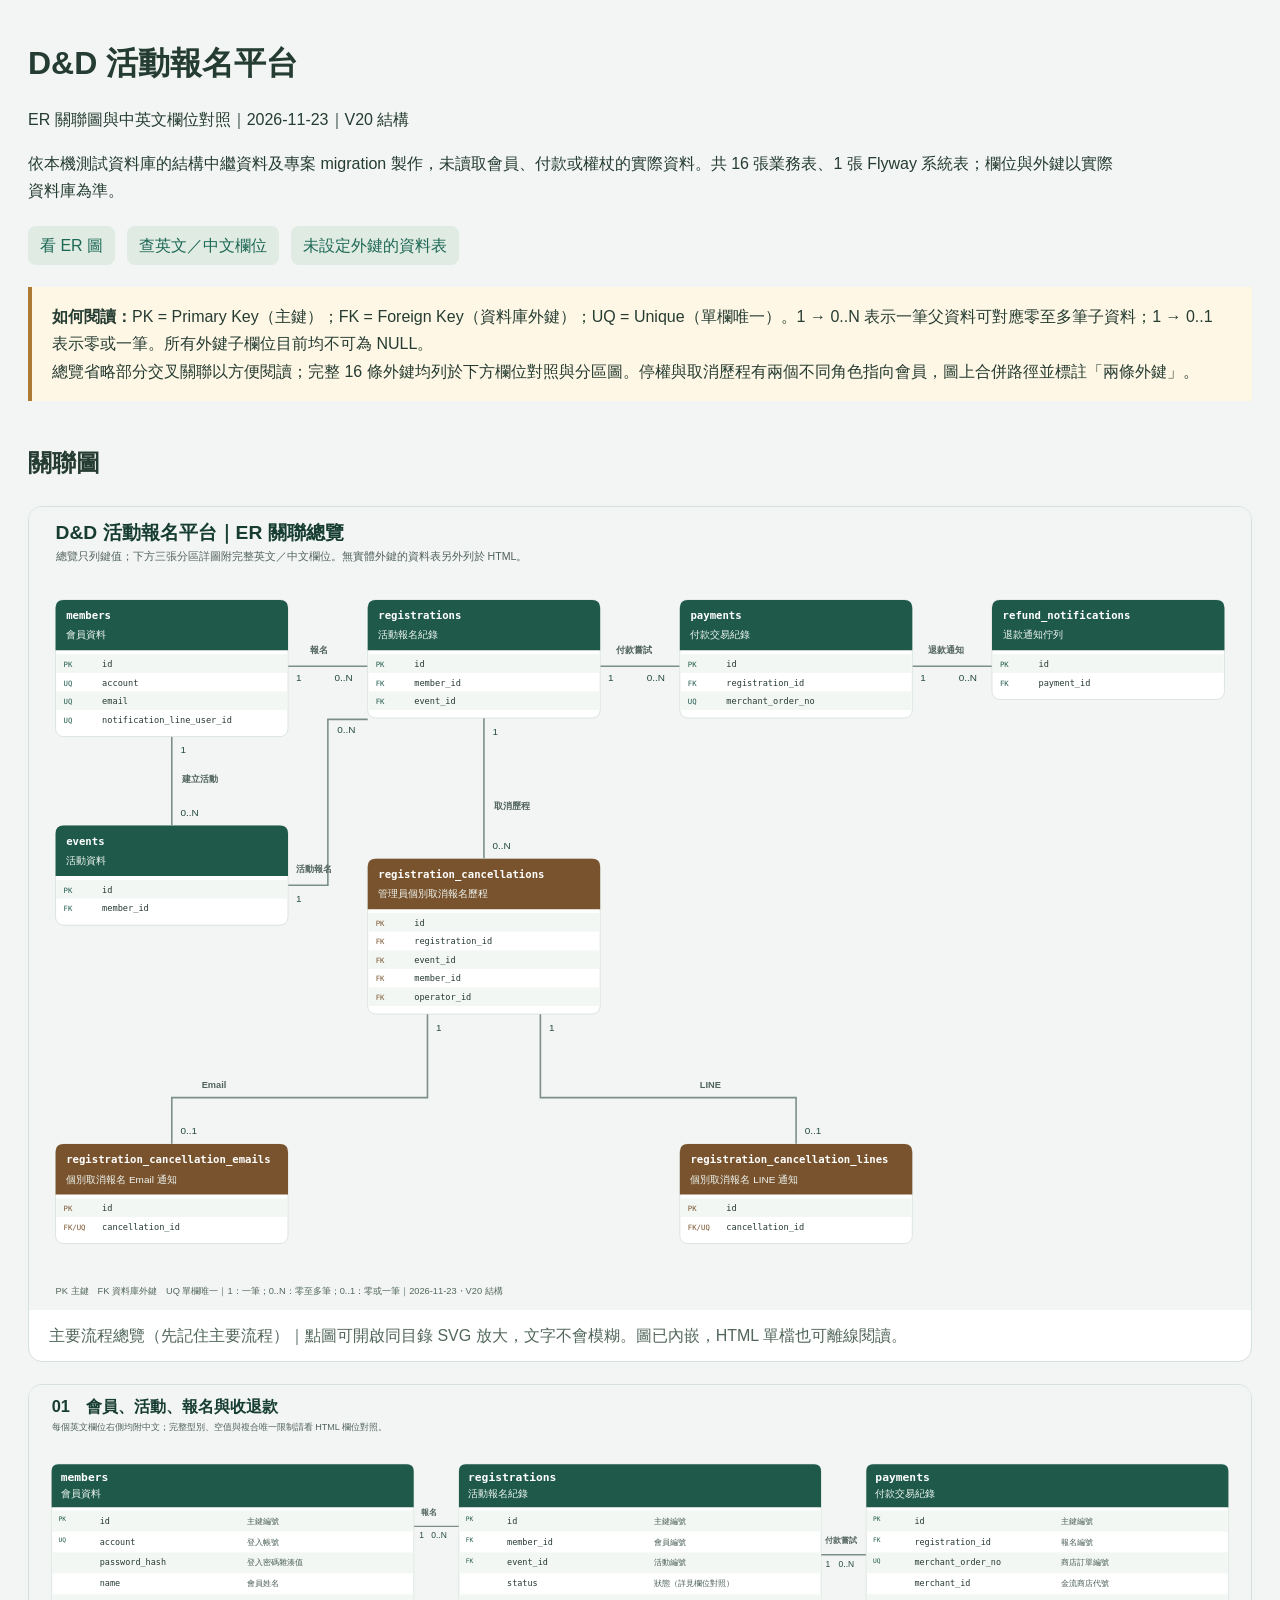
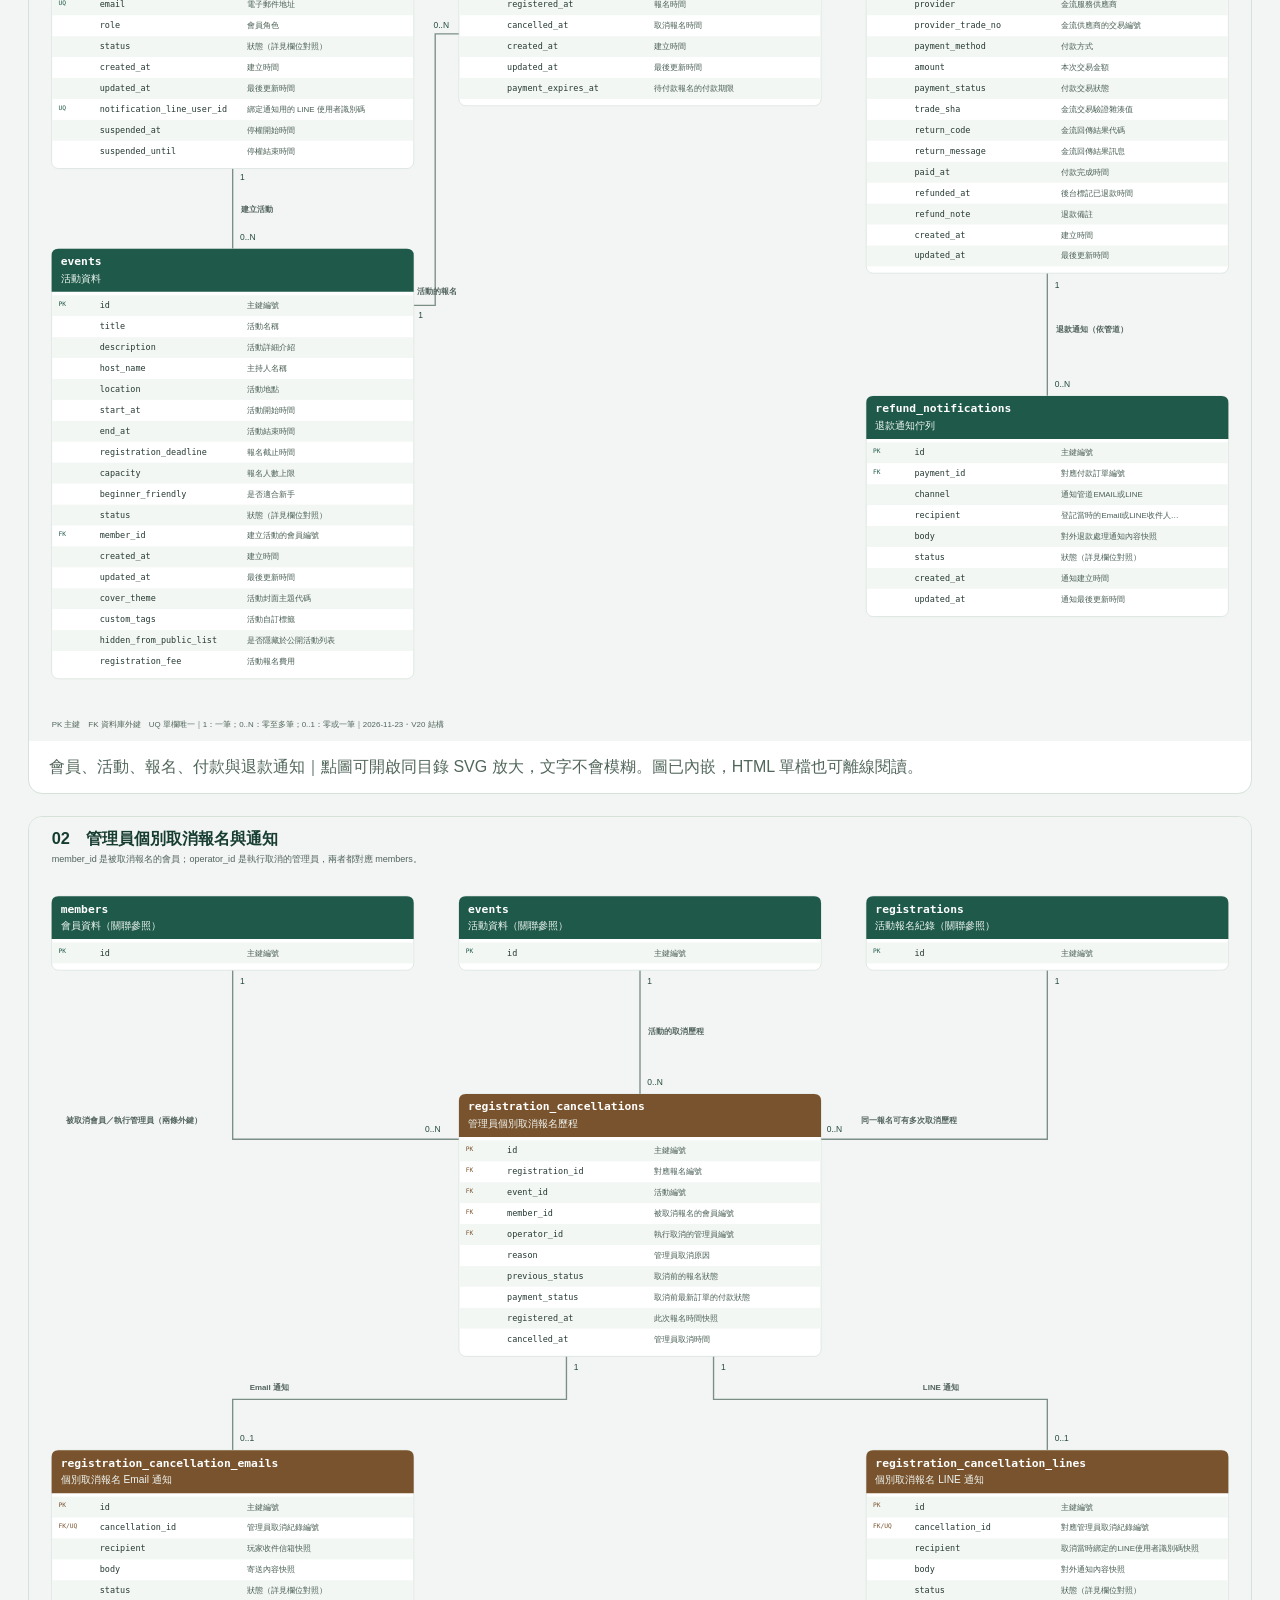
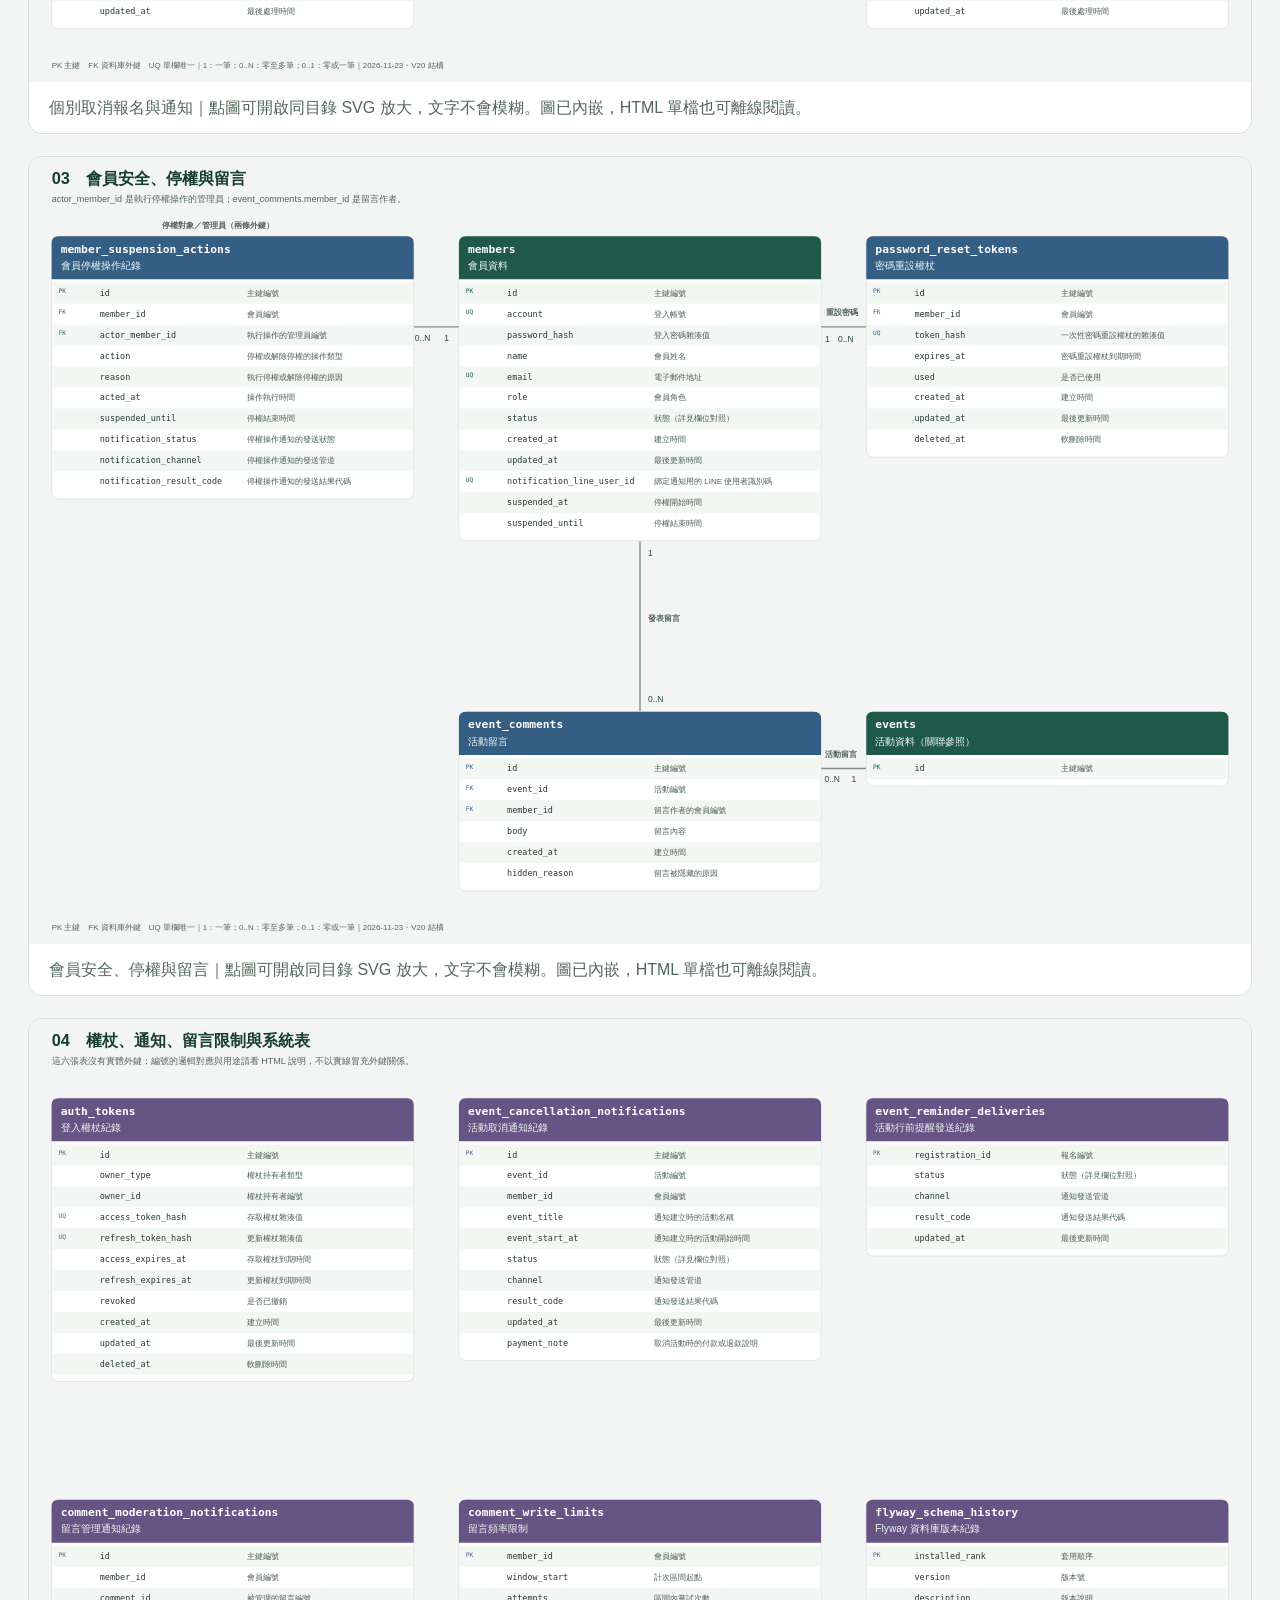
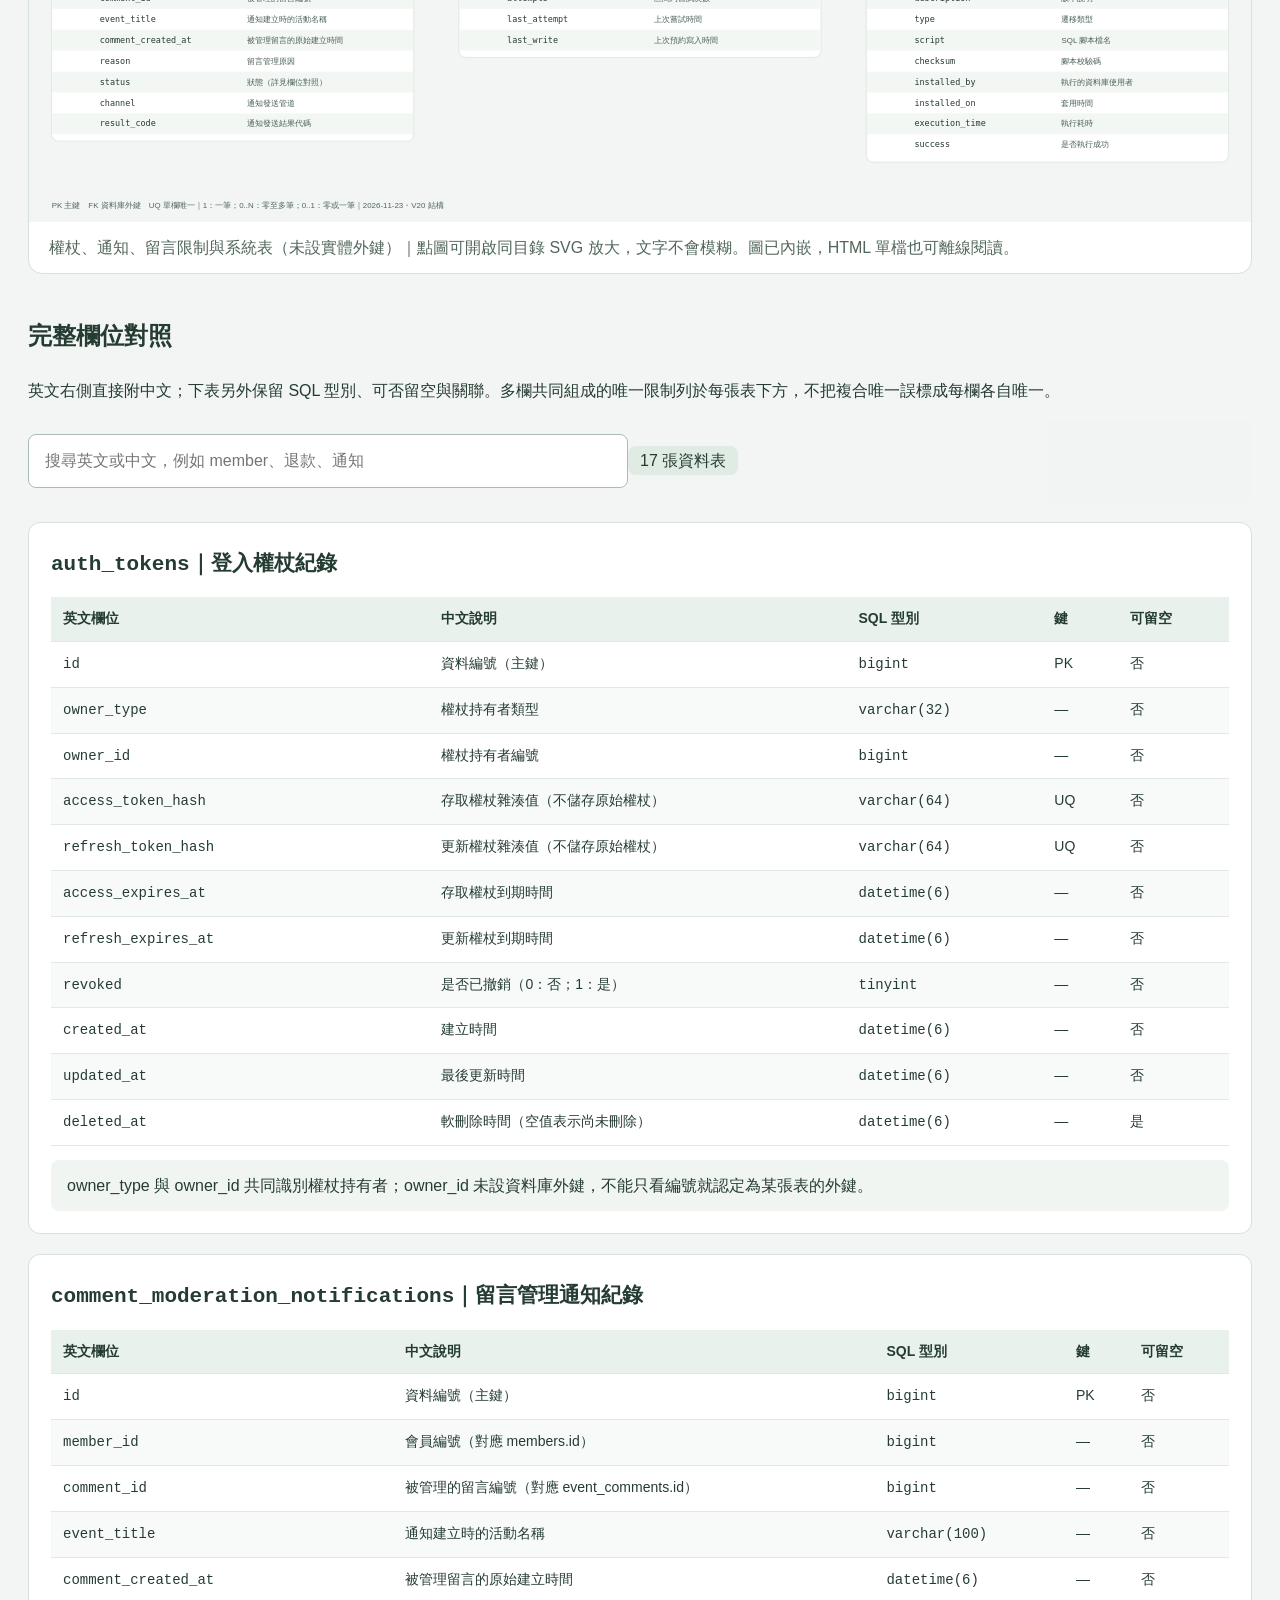
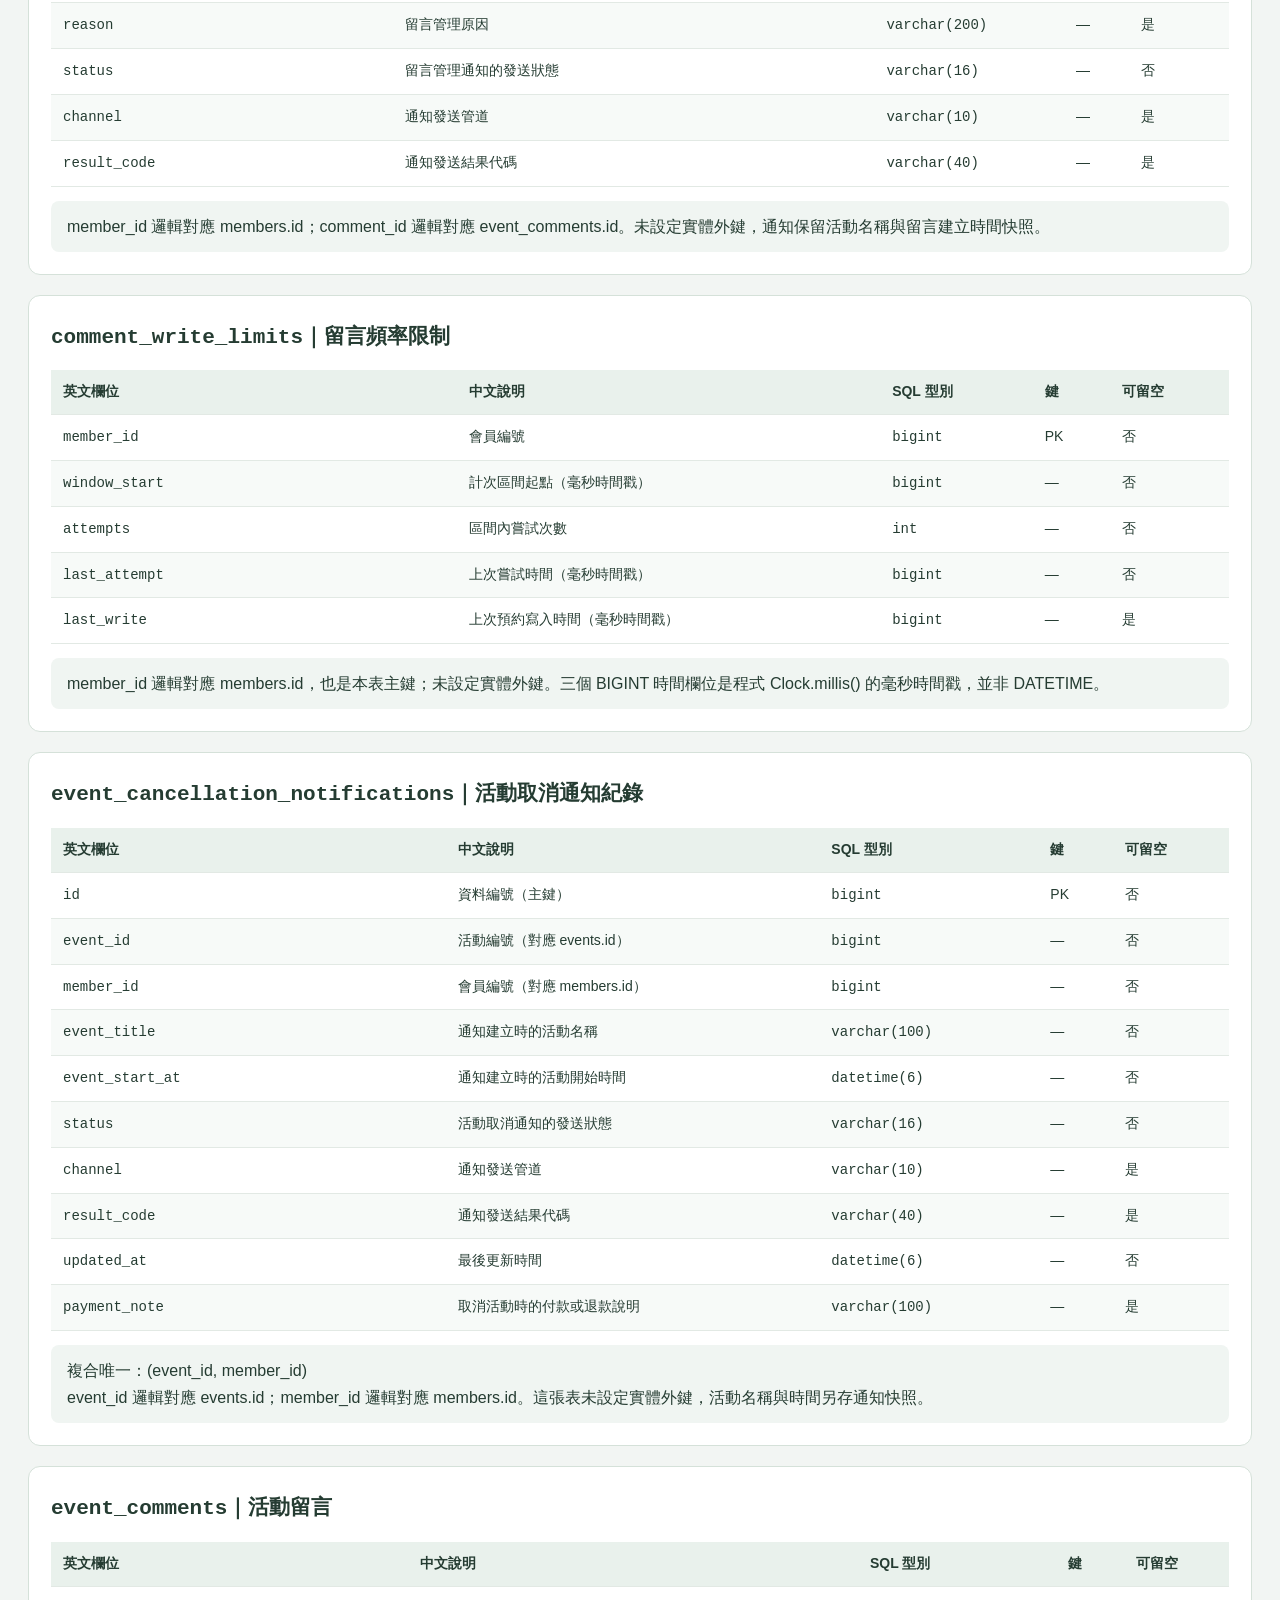
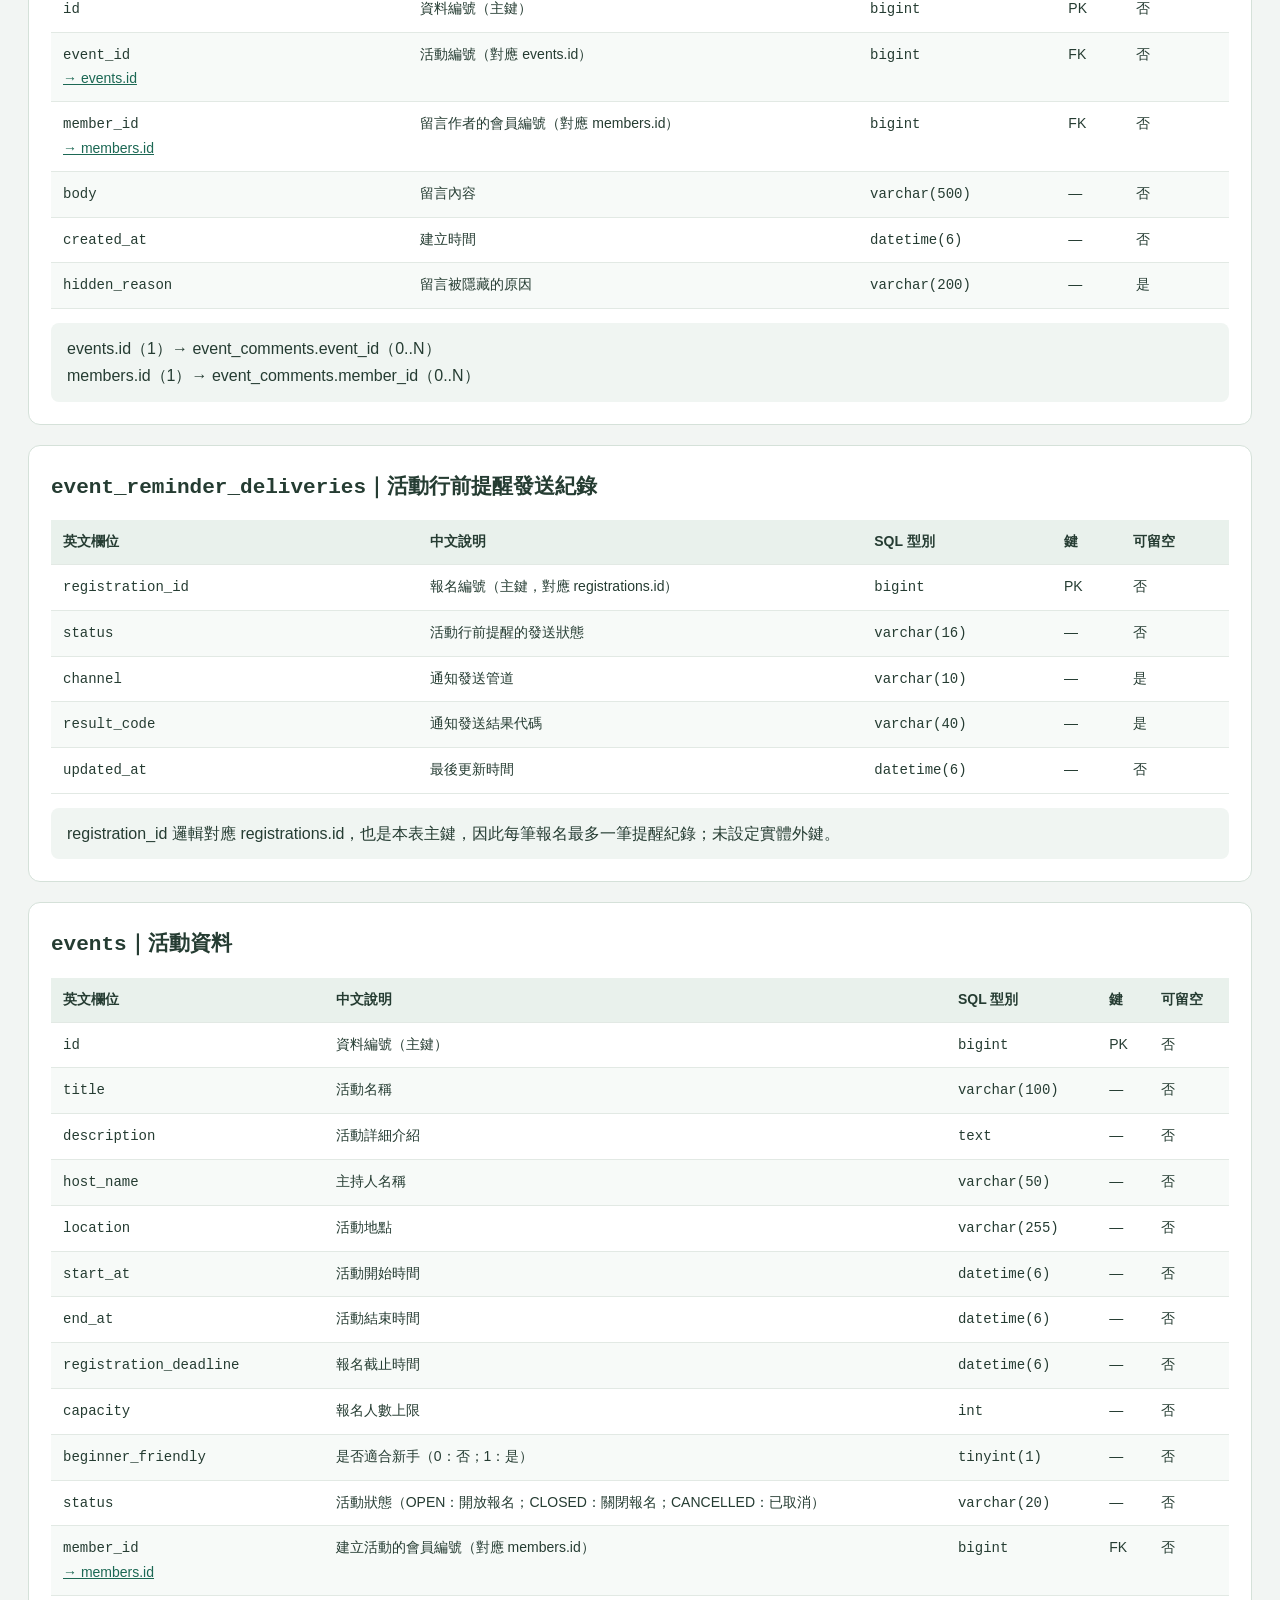
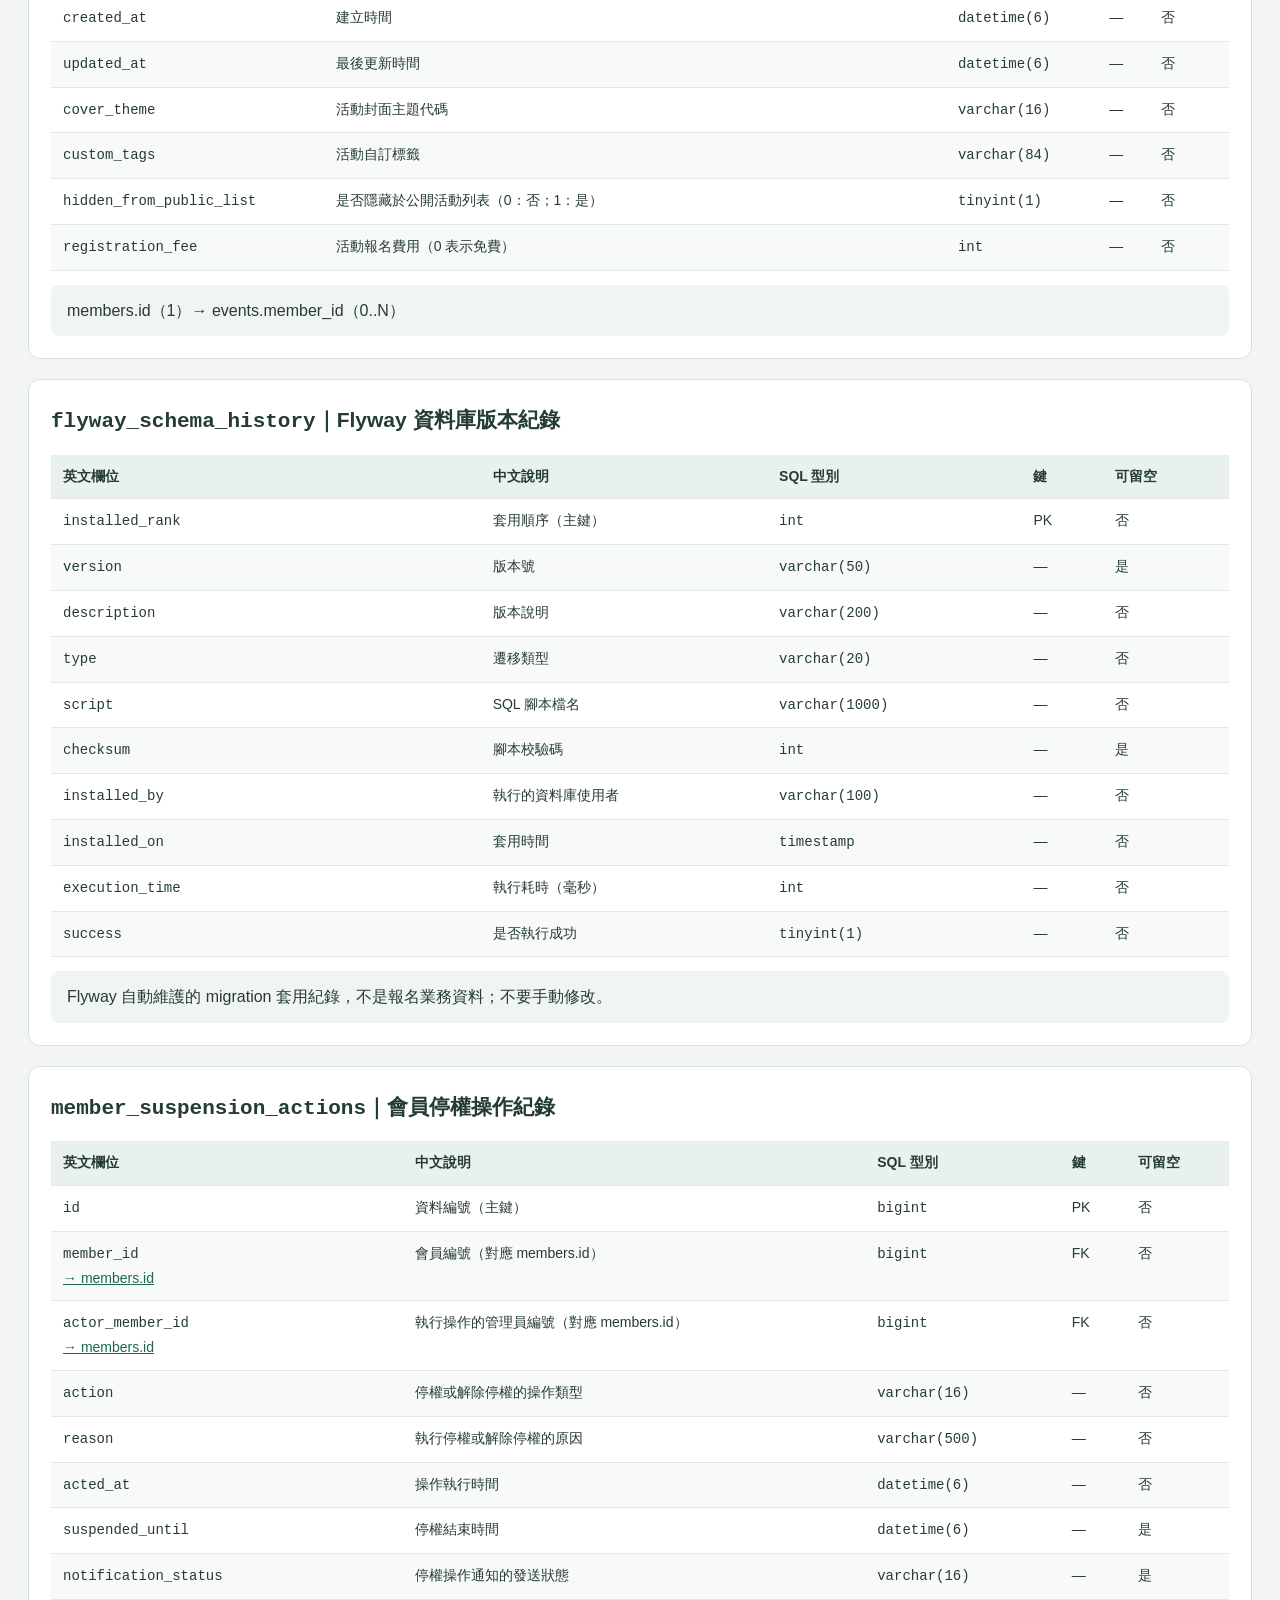
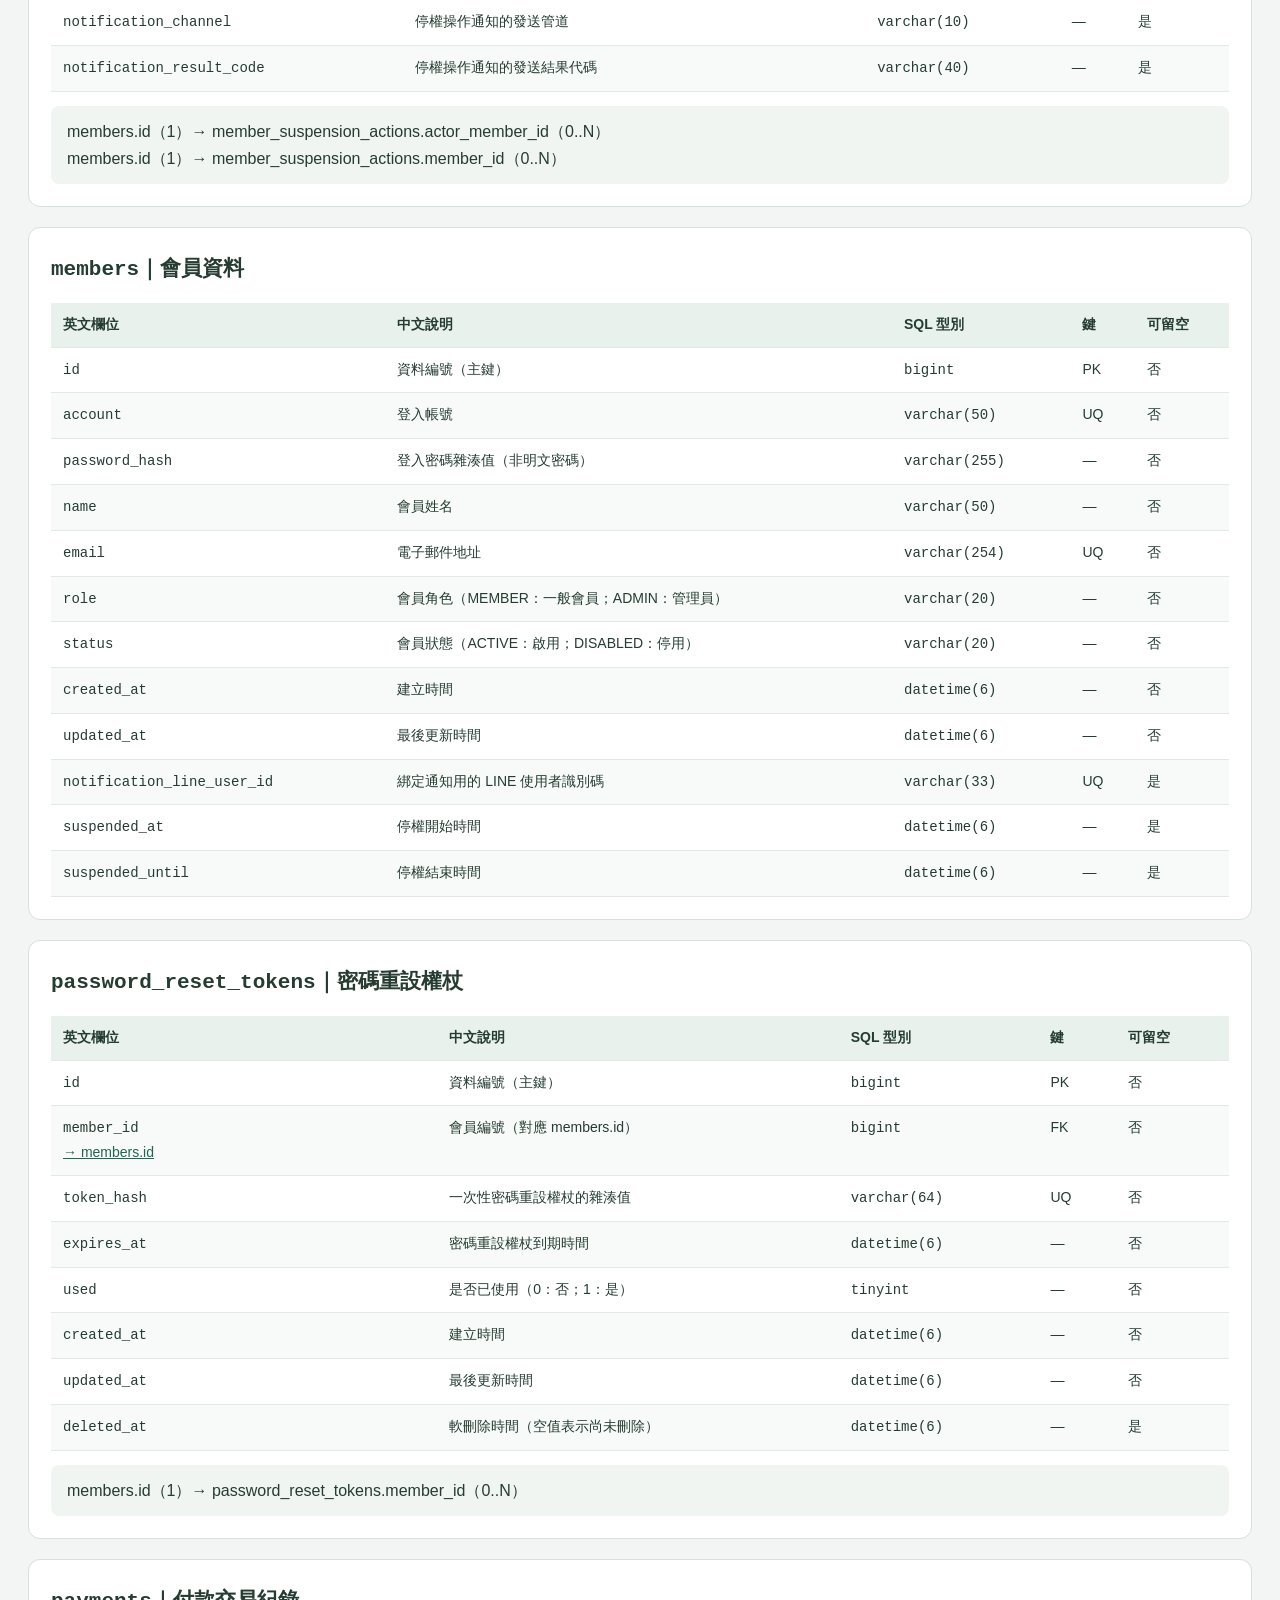
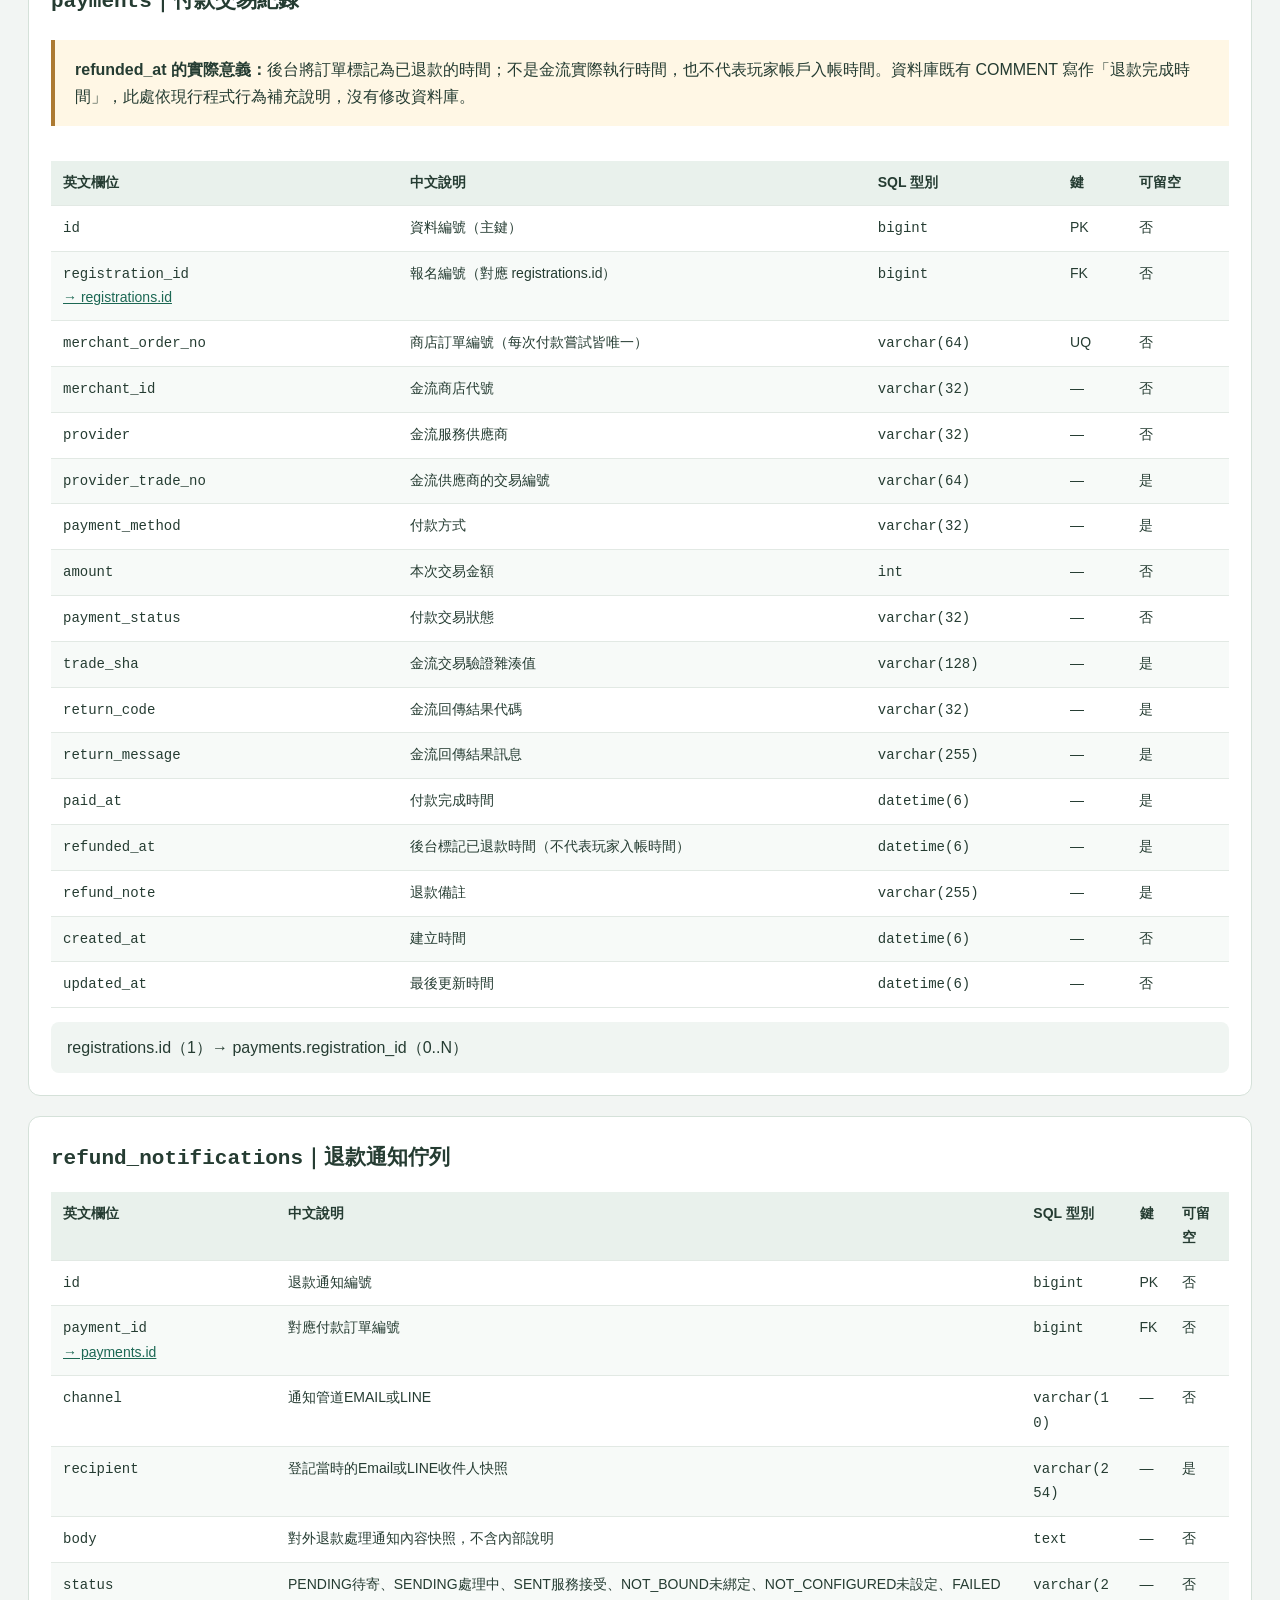
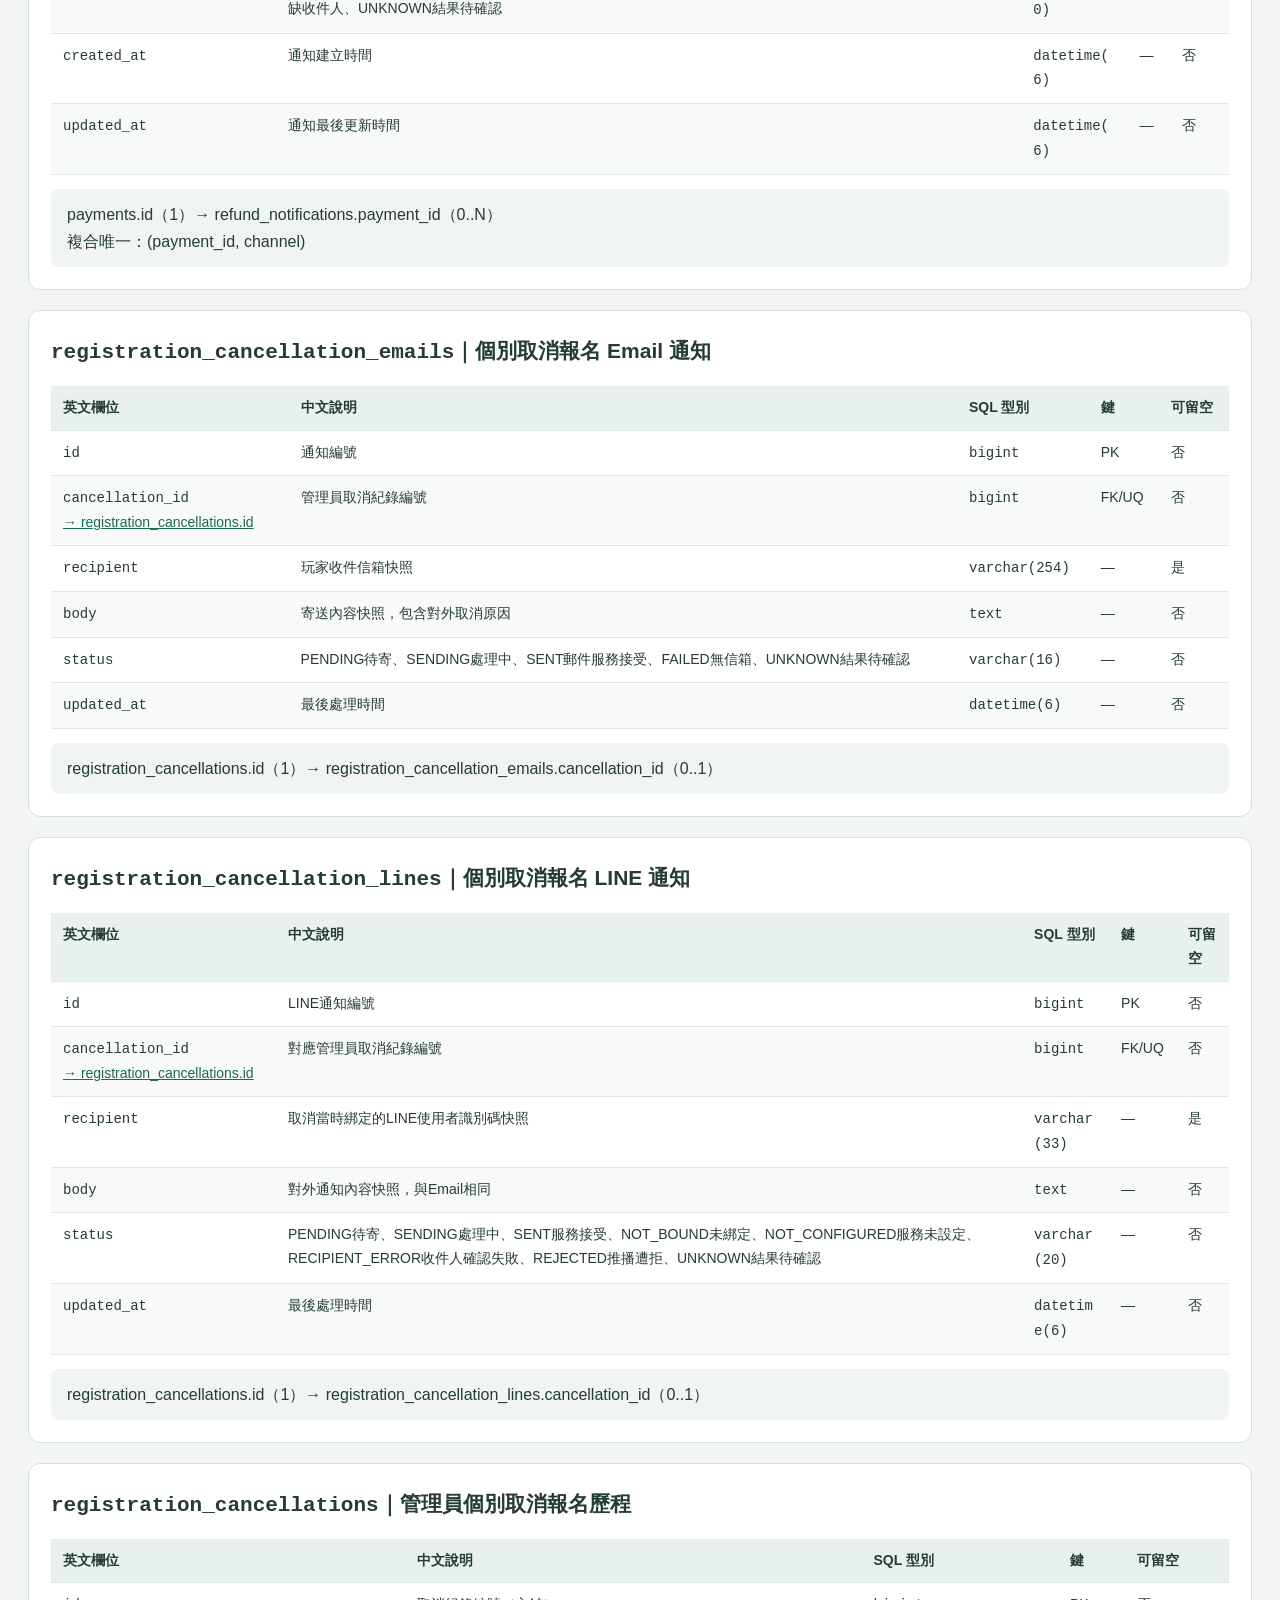
<file: notes/erd/index.html>
<!doctype html><html lang="zh-Hant"><meta charset="utf-8"><meta name="viewport" content="width=device-width, initial-scale=1">
<title>D&D 專案 ER 圖與中英文欄位對照</title><style>*{box-sizing:border-box}body{margin:0;background:#f2f5f3;color:#253c32;font-family:"Microsoft JhengHei",Arial,sans-serif;line-height:1.7}main{max-width:1460px;margin:auto;padding:36px 28px}h1{font-size:32px;margin:0}h2{margin-top:42px}p{max-width:1100px}a{color:#1c6854}nav{display:flex;gap:12px;flex-wrap:wrap;margin:22px 0}nav a,.chip{background:#e0ebe4;padding:6px 12px;border-radius:8px;text-decoration:none}figure{margin:22px 0;background:white;border:1px solid #d5e1d9;border-radius:14px;overflow:hidden}figure img{width:100%;display:block}figcaption{padding:12px 20px;color:#52675b}aside{padding:16px 20px;background:#fff7e5;border-left:4px solid #ac7a32;margin:20px 0}.toolbar{position:sticky;top:0;background:#f2f5f3ef;padding:14px 0;z-index:2}input{width:100%;max-width:600px;padding:12px 16px;font:inherit;border:1px solid #a8beb1;border-radius:8px}article{background:white;border:1px solid #d5e1d9;border-radius:12px;padding:22px;margin:20px 0;scroll-margin-top:85px}article h3{margin:0;font-size:21px}code{font-family:Consolas,monospace;overflow-wrap:anywhere}table{border-collapse:collapse;width:100%;font-size:14px;margin-top:15px}th,td{text-align:left;padding:10px 12px;border-bottom:1px solid #e2e9e4;vertical-align:top}th{background:#e9f1ec}tbody tr:nth-child(even){background:#f7faf8}.scroll{overflow-x:auto}td:first-child{min-width:225px}.muted{color:#61776b;font-size:14px}.rel{background:#f0f5f2;padding:12px 16px;border-radius:8px;margin-top:14px}footer{margin-top:32px;color:#61776b}@media print{.toolbar,nav{display:none}article{break-inside:avoid}figure{break-before:page}}</style><main>
<h1>D&D 活動報名平台</h1><p>ER 關聯圖與中英文欄位對照｜2026-11-23｜V20 結構</p>
<p>依本機測試資料庫的結構中繼資料及專案 migration 製作，未讀取會員、付款或權杖的實際資料。共 16 張業務表、1 張 Flyway 系統表；欄位與外鍵以實際資料庫為準。</p>
<nav><a href="#diagrams">看 ER 圖</a><a href="#dictionary">查英文／中文欄位</a><a href="#logical">未設定外鍵的資料表</a></nav>
<aside><b>如何閱讀：</b>PK = Primary Key（主鍵）；FK = Foreign Key（資料庫外鍵）；UQ = Unique（單欄唯一）。1 → 0..N 表示一筆父資料可對應零至多筆子資料；1 → 0..1 表示零或一筆。所有外鍵子欄位目前均不可為 NULL。<br>總覽省略部分交叉關聯以方便閱讀；完整 16 條外鍵均列於下方欄位對照與分區圖。停權與取消歷程有兩個不同角色指向會員，圖上合併路徑並標註「兩條外鍵」。</aside>
<section id="diagrams"><h2>關聯圖</h2>
<figure><a href="00-overview.svg" target="_blank"><img src="[data-uri]" alt="主要流程總覽（先記住主要流程）"></a><figcaption>主要流程總覽（先記住主要流程）｜點圖可開啟同目錄 SVG 放大，文字不會模糊。圖已內嵌，HTML 單檔也可離線閱讀。</figcaption></figure>
<figure><a href="01-core.svg" target="_blank"><img src="[data-uri]" alt="會員、活動、報名、付款與退款通知"></a><figcaption>會員、活動、報名、付款與退款通知｜點圖可開啟同目錄 SVG 放大，文字不會模糊。圖已內嵌，HTML 單檔也可離線閱讀。</figcaption></figure>
<figure><a href="02-cancellations.svg" target="_blank"><img src="[data-uri]" alt="個別取消報名與通知"></a><figcaption>個別取消報名與通知｜點圖可開啟同目錄 SVG 放大，文字不會模糊。圖已內嵌，HTML 單檔也可離線閱讀。</figcaption></figure>
<figure><a href="03-accounts-comments.svg" target="_blank"><img src="[data-uri]" alt="會員安全、停權與留言"></a><figcaption>會員安全、停權與留言｜點圖可開啟同目錄 SVG 放大，文字不會模糊。圖已內嵌，HTML 單檔也可離線閱讀。</figcaption></figure>
<figure><a href="04-support.svg" target="_blank"><img src="[data-uri]" alt="權杖、通知、留言限制與系統表（未設實體外鍵）"></a><figcaption>權杖、通知、留言限制與系統表（未設實體外鍵）｜點圖可開啟同目錄 SVG 放大，文字不會模糊。圖已內嵌，HTML 單檔也可離線閱讀。</figcaption></figure>
</section><section id="dictionary"><h2>完整欄位對照</h2>
<p>英文右側直接附中文；下表另外保留 SQL 型別、可否留空與關聯。多欄共同組成的唯一限制列於每張表下方，不把複合唯一誤標成每欄各自唯一。</p>
<div class="toolbar"><input id="search" type="search" placeholder="搜尋英文或中文，例如 member、退款、通知" aria-label="搜尋資料表或欄位"><span id="count" class="chip">17 張資料表</span></div>
<article id="auth_tokens"><h3><code>auth_tokens</code>｜登入權杖紀錄</h3>
<div class="scroll"><table><thead><tr><th>英文欄位</th><th>中文說明</th><th>SQL 型別</th><th>鍵</th><th>可留空</th></tr></thead><tbody>
<tr><td><code>id</code></td><td>資料編號（主鍵）</td><td><code>bigint</code></td><td>PK</td><td>否</td></tr>
<tr><td><code>owner_type</code></td><td>權杖持有者類型</td><td><code>varchar(32)</code></td><td>—</td><td>否</td></tr>
<tr><td><code>owner_id</code></td><td>權杖持有者編號</td><td><code>bigint</code></td><td>—</td><td>否</td></tr>
<tr><td><code>access_token_hash</code></td><td>存取權杖雜湊值（不儲存原始權杖）</td><td><code>varchar(64)</code></td><td>UQ</td><td>否</td></tr>
<tr><td><code>refresh_token_hash</code></td><td>更新權杖雜湊值（不儲存原始權杖）</td><td><code>varchar(64)</code></td><td>UQ</td><td>否</td></tr>
<tr><td><code>access_expires_at</code></td><td>存取權杖到期時間</td><td><code>datetime(6)</code></td><td>—</td><td>否</td></tr>
<tr><td><code>refresh_expires_at</code></td><td>更新權杖到期時間</td><td><code>datetime(6)</code></td><td>—</td><td>否</td></tr>
<tr><td><code>revoked</code></td><td>是否已撤銷（0：否；1：是）</td><td><code>tinyint</code></td><td>—</td><td>否</td></tr>
<tr><td><code>created_at</code></td><td>建立時間</td><td><code>datetime(6)</code></td><td>—</td><td>否</td></tr>
<tr><td><code>updated_at</code></td><td>最後更新時間</td><td><code>datetime(6)</code></td><td>—</td><td>否</td></tr>
<tr><td><code>deleted_at</code></td><td>軟刪除時間（空值表示尚未刪除）</td><td><code>datetime(6)</code></td><td>—</td><td>是</td></tr>
</tbody></table></div>
<div class="rel">owner_type 與 owner_id 共同識別權杖持有者；owner_id 未設資料庫外鍵，不能只看編號就認定為某張表的外鍵。</div>
</article>
<article id="comment_moderation_notifications"><h3><code>comment_moderation_notifications</code>｜留言管理通知紀錄</h3>
<div class="scroll"><table><thead><tr><th>英文欄位</th><th>中文說明</th><th>SQL 型別</th><th>鍵</th><th>可留空</th></tr></thead><tbody>
<tr><td><code>id</code></td><td>資料編號（主鍵）</td><td><code>bigint</code></td><td>PK</td><td>否</td></tr>
<tr><td><code>member_id</code></td><td>會員編號（對應 members.id）</td><td><code>bigint</code></td><td>—</td><td>否</td></tr>
<tr><td><code>comment_id</code></td><td>被管理的留言編號（對應 event_comments.id）</td><td><code>bigint</code></td><td>—</td><td>否</td></tr>
<tr><td><code>event_title</code></td><td>通知建立時的活動名稱</td><td><code>varchar(100)</code></td><td>—</td><td>否</td></tr>
<tr><td><code>comment_created_at</code></td><td>被管理留言的原始建立時間</td><td><code>datetime(6)</code></td><td>—</td><td>否</td></tr>
<tr><td><code>reason</code></td><td>留言管理原因</td><td><code>varchar(200)</code></td><td>—</td><td>是</td></tr>
<tr><td><code>status</code></td><td>留言管理通知的發送狀態</td><td><code>varchar(16)</code></td><td>—</td><td>否</td></tr>
<tr><td><code>channel</code></td><td>通知發送管道</td><td><code>varchar(10)</code></td><td>—</td><td>是</td></tr>
<tr><td><code>result_code</code></td><td>通知發送結果代碼</td><td><code>varchar(40)</code></td><td>—</td><td>是</td></tr>
</tbody></table></div>
<div class="rel">member_id 邏輯對應 members.id；comment_id 邏輯對應 event_comments.id。未設定實體外鍵，通知保留活動名稱與留言建立時間快照。</div>
</article>
<article id="comment_write_limits"><h3><code>comment_write_limits</code>｜留言頻率限制</h3>
<div class="scroll"><table><thead><tr><th>英文欄位</th><th>中文說明</th><th>SQL 型別</th><th>鍵</th><th>可留空</th></tr></thead><tbody>
<tr><td><code>member_id</code></td><td>會員編號</td><td><code>bigint</code></td><td>PK</td><td>否</td></tr>
<tr><td><code>window_start</code></td><td>計次區間起點（毫秒時間戳）</td><td><code>bigint</code></td><td>—</td><td>否</td></tr>
<tr><td><code>attempts</code></td><td>區間內嘗試次數</td><td><code>int</code></td><td>—</td><td>否</td></tr>
<tr><td><code>last_attempt</code></td><td>上次嘗試時間（毫秒時間戳）</td><td><code>bigint</code></td><td>—</td><td>否</td></tr>
<tr><td><code>last_write</code></td><td>上次預約寫入時間（毫秒時間戳）</td><td><code>bigint</code></td><td>—</td><td>是</td></tr>
</tbody></table></div>
<div class="rel">member_id 邏輯對應 members.id，也是本表主鍵；未設定實體外鍵。三個 BIGINT 時間欄位是程式 Clock.millis() 的毫秒時間戳，並非 DATETIME。</div>
</article>
<article id="event_cancellation_notifications"><h3><code>event_cancellation_notifications</code>｜活動取消通知紀錄</h3>
<div class="scroll"><table><thead><tr><th>英文欄位</th><th>中文說明</th><th>SQL 型別</th><th>鍵</th><th>可留空</th></tr></thead><tbody>
<tr><td><code>id</code></td><td>資料編號（主鍵）</td><td><code>bigint</code></td><td>PK</td><td>否</td></tr>
<tr><td><code>event_id</code></td><td>活動編號（對應 events.id）</td><td><code>bigint</code></td><td>—</td><td>否</td></tr>
<tr><td><code>member_id</code></td><td>會員編號（對應 members.id）</td><td><code>bigint</code></td><td>—</td><td>否</td></tr>
<tr><td><code>event_title</code></td><td>通知建立時的活動名稱</td><td><code>varchar(100)</code></td><td>—</td><td>否</td></tr>
<tr><td><code>event_start_at</code></td><td>通知建立時的活動開始時間</td><td><code>datetime(6)</code></td><td>—</td><td>否</td></tr>
<tr><td><code>status</code></td><td>活動取消通知的發送狀態</td><td><code>varchar(16)</code></td><td>—</td><td>否</td></tr>
<tr><td><code>channel</code></td><td>通知發送管道</td><td><code>varchar(10)</code></td><td>—</td><td>是</td></tr>
<tr><td><code>result_code</code></td><td>通知發送結果代碼</td><td><code>varchar(40)</code></td><td>—</td><td>是</td></tr>
<tr><td><code>updated_at</code></td><td>最後更新時間</td><td><code>datetime(6)</code></td><td>—</td><td>否</td></tr>
<tr><td><code>payment_note</code></td><td>取消活動時的付款或退款說明</td><td><code>varchar(100)</code></td><td>—</td><td>是</td></tr>
</tbody></table></div>
<div class="rel">複合唯一：(event_id, member_id)<br>event_id 邏輯對應 events.id；member_id 邏輯對應 members.id。這張表未設定實體外鍵，活動名稱與時間另存通知快照。</div>
</article>
<article id="event_comments"><h3><code>event_comments</code>｜活動留言</h3>
<div class="scroll"><table><thead><tr><th>英文欄位</th><th>中文說明</th><th>SQL 型別</th><th>鍵</th><th>可留空</th></tr></thead><tbody>
<tr><td><code>id</code></td><td>資料編號（主鍵）</td><td><code>bigint</code></td><td>PK</td><td>否</td></tr>
<tr><td><code>event_id</code><br><a href="#events">→ events.id</a></td><td>活動編號（對應 events.id）</td><td><code>bigint</code></td><td>FK</td><td>否</td></tr>
<tr><td><code>member_id</code><br><a href="#members">→ members.id</a></td><td>留言作者的會員編號（對應 members.id）</td><td><code>bigint</code></td><td>FK</td><td>否</td></tr>
<tr><td><code>body</code></td><td>留言內容</td><td><code>varchar(500)</code></td><td>—</td><td>否</td></tr>
<tr><td><code>created_at</code></td><td>建立時間</td><td><code>datetime(6)</code></td><td>—</td><td>否</td></tr>
<tr><td><code>hidden_reason</code></td><td>留言被隱藏的原因</td><td><code>varchar(200)</code></td><td>—</td><td>是</td></tr>
</tbody></table></div>
<div class="rel">events.id（1）→ event_comments.event_id（0..N）<br>members.id（1）→ event_comments.member_id（0..N）</div>
</article>
<article id="event_reminder_deliveries"><h3><code>event_reminder_deliveries</code>｜活動行前提醒發送紀錄</h3>
<div class="scroll"><table><thead><tr><th>英文欄位</th><th>中文說明</th><th>SQL 型別</th><th>鍵</th><th>可留空</th></tr></thead><tbody>
<tr><td><code>registration_id</code></td><td>報名編號（主鍵，對應 registrations.id）</td><td><code>bigint</code></td><td>PK</td><td>否</td></tr>
<tr><td><code>status</code></td><td>活動行前提醒的發送狀態</td><td><code>varchar(16)</code></td><td>—</td><td>否</td></tr>
<tr><td><code>channel</code></td><td>通知發送管道</td><td><code>varchar(10)</code></td><td>—</td><td>是</td></tr>
<tr><td><code>result_code</code></td><td>通知發送結果代碼</td><td><code>varchar(40)</code></td><td>—</td><td>是</td></tr>
<tr><td><code>updated_at</code></td><td>最後更新時間</td><td><code>datetime(6)</code></td><td>—</td><td>否</td></tr>
</tbody></table></div>
<div class="rel">registration_id 邏輯對應 registrations.id，也是本表主鍵，因此每筆報名最多一筆提醒紀錄；未設定實體外鍵。</div>
</article>
<article id="events"><h3><code>events</code>｜活動資料</h3>
<div class="scroll"><table><thead><tr><th>英文欄位</th><th>中文說明</th><th>SQL 型別</th><th>鍵</th><th>可留空</th></tr></thead><tbody>
<tr><td><code>id</code></td><td>資料編號（主鍵）</td><td><code>bigint</code></td><td>PK</td><td>否</td></tr>
<tr><td><code>title</code></td><td>活動名稱</td><td><code>varchar(100)</code></td><td>—</td><td>否</td></tr>
<tr><td><code>description</code></td><td>活動詳細介紹</td><td><code>text</code></td><td>—</td><td>否</td></tr>
<tr><td><code>host_name</code></td><td>主持人名稱</td><td><code>varchar(50)</code></td><td>—</td><td>否</td></tr>
<tr><td><code>location</code></td><td>活動地點</td><td><code>varchar(255)</code></td><td>—</td><td>否</td></tr>
<tr><td><code>start_at</code></td><td>活動開始時間</td><td><code>datetime(6)</code></td><td>—</td><td>否</td></tr>
<tr><td><code>end_at</code></td><td>活動結束時間</td><td><code>datetime(6)</code></td><td>—</td><td>否</td></tr>
<tr><td><code>registration_deadline</code></td><td>報名截止時間</td><td><code>datetime(6)</code></td><td>—</td><td>否</td></tr>
<tr><td><code>capacity</code></td><td>報名人數上限</td><td><code>int</code></td><td>—</td><td>否</td></tr>
<tr><td><code>beginner_friendly</code></td><td>是否適合新手（0：否；1：是）</td><td><code>tinyint(1)</code></td><td>—</td><td>否</td></tr>
<tr><td><code>status</code></td><td>活動狀態（OPEN：開放報名；CLOSED：關閉報名；CANCELLED：已取消）</td><td><code>varchar(20)</code></td><td>—</td><td>否</td></tr>
<tr><td><code>member_id</code><br><a href="#members">→ members.id</a></td><td>建立活動的會員編號（對應 members.id）</td><td><code>bigint</code></td><td>FK</td><td>否</td></tr>
<tr><td><code>created_at</code></td><td>建立時間</td><td><code>datetime(6)</code></td><td>—</td><td>否</td></tr>
<tr><td><code>updated_at</code></td><td>最後更新時間</td><td><code>datetime(6)</code></td><td>—</td><td>否</td></tr>
<tr><td><code>cover_theme</code></td><td>活動封面主題代碼</td><td><code>varchar(16)</code></td><td>—</td><td>否</td></tr>
<tr><td><code>custom_tags</code></td><td>活動自訂標籤</td><td><code>varchar(84)</code></td><td>—</td><td>否</td></tr>
<tr><td><code>hidden_from_public_list</code></td><td>是否隱藏於公開活動列表（0：否；1：是）</td><td><code>tinyint(1)</code></td><td>—</td><td>否</td></tr>
<tr><td><code>registration_fee</code></td><td>活動報名費用（0 表示免費）</td><td><code>int</code></td><td>—</td><td>否</td></tr>
</tbody></table></div>
<div class="rel">members.id（1）→ events.member_id（0..N）</div>
</article>
<article id="flyway_schema_history"><h3><code>flyway_schema_history</code>｜Flyway 資料庫版本紀錄</h3>
<div class="scroll"><table><thead><tr><th>英文欄位</th><th>中文說明</th><th>SQL 型別</th><th>鍵</th><th>可留空</th></tr></thead><tbody>
<tr><td><code>installed_rank</code></td><td>套用順序（主鍵）</td><td><code>int</code></td><td>PK</td><td>否</td></tr>
<tr><td><code>version</code></td><td>版本號</td><td><code>varchar(50)</code></td><td>—</td><td>是</td></tr>
<tr><td><code>description</code></td><td>版本說明</td><td><code>varchar(200)</code></td><td>—</td><td>否</td></tr>
<tr><td><code>type</code></td><td>遷移類型</td><td><code>varchar(20)</code></td><td>—</td><td>否</td></tr>
<tr><td><code>script</code></td><td>SQL 腳本檔名</td><td><code>varchar(1000)</code></td><td>—</td><td>否</td></tr>
<tr><td><code>checksum</code></td><td>腳本校驗碼</td><td><code>int</code></td><td>—</td><td>是</td></tr>
<tr><td><code>installed_by</code></td><td>執行的資料庫使用者</td><td><code>varchar(100)</code></td><td>—</td><td>否</td></tr>
<tr><td><code>installed_on</code></td><td>套用時間</td><td><code>timestamp</code></td><td>—</td><td>否</td></tr>
<tr><td><code>execution_time</code></td><td>執行耗時（毫秒）</td><td><code>int</code></td><td>—</td><td>否</td></tr>
<tr><td><code>success</code></td><td>是否執行成功</td><td><code>tinyint(1)</code></td><td>—</td><td>否</td></tr>
</tbody></table></div>
<div class="rel">Flyway 自動維護的 migration 套用紀錄，不是報名業務資料；不要手動修改。</div>
</article>
<article id="member_suspension_actions"><h3><code>member_suspension_actions</code>｜會員停權操作紀錄</h3>
<div class="scroll"><table><thead><tr><th>英文欄位</th><th>中文說明</th><th>SQL 型別</th><th>鍵</th><th>可留空</th></tr></thead><tbody>
<tr><td><code>id</code></td><td>資料編號（主鍵）</td><td><code>bigint</code></td><td>PK</td><td>否</td></tr>
<tr><td><code>member_id</code><br><a href="#members">→ members.id</a></td><td>會員編號（對應 members.id）</td><td><code>bigint</code></td><td>FK</td><td>否</td></tr>
<tr><td><code>actor_member_id</code><br><a href="#members">→ members.id</a></td><td>執行操作的管理員編號（對應 members.id）</td><td><code>bigint</code></td><td>FK</td><td>否</td></tr>
<tr><td><code>action</code></td><td>停權或解除停權的操作類型</td><td><code>varchar(16)</code></td><td>—</td><td>否</td></tr>
<tr><td><code>reason</code></td><td>執行停權或解除停權的原因</td><td><code>varchar(500)</code></td><td>—</td><td>否</td></tr>
<tr><td><code>acted_at</code></td><td>操作執行時間</td><td><code>datetime(6)</code></td><td>—</td><td>否</td></tr>
<tr><td><code>suspended_until</code></td><td>停權結束時間</td><td><code>datetime(6)</code></td><td>—</td><td>是</td></tr>
<tr><td><code>notification_status</code></td><td>停權操作通知的發送狀態</td><td><code>varchar(16)</code></td><td>—</td><td>是</td></tr>
<tr><td><code>notification_channel</code></td><td>停權操作通知的發送管道</td><td><code>varchar(10)</code></td><td>—</td><td>是</td></tr>
<tr><td><code>notification_result_code</code></td><td>停權操作通知的發送結果代碼</td><td><code>varchar(40)</code></td><td>—</td><td>是</td></tr>
</tbody></table></div>
<div class="rel">members.id（1）→ member_suspension_actions.actor_member_id（0..N）<br>members.id（1）→ member_suspension_actions.member_id（0..N）</div>
</article>
<article id="members"><h3><code>members</code>｜會員資料</h3>
<div class="scroll"><table><thead><tr><th>英文欄位</th><th>中文說明</th><th>SQL 型別</th><th>鍵</th><th>可留空</th></tr></thead><tbody>
<tr><td><code>id</code></td><td>資料編號（主鍵）</td><td><code>bigint</code></td><td>PK</td><td>否</td></tr>
<tr><td><code>account</code></td><td>登入帳號</td><td><code>varchar(50)</code></td><td>UQ</td><td>否</td></tr>
<tr><td><code>password_hash</code></td><td>登入密碼雜湊值（非明文密碼）</td><td><code>varchar(255)</code></td><td>—</td><td>否</td></tr>
<tr><td><code>name</code></td><td>會員姓名</td><td><code>varchar(50)</code></td><td>—</td><td>否</td></tr>
<tr><td><code>email</code></td><td>電子郵件地址</td><td><code>varchar(254)</code></td><td>UQ</td><td>否</td></tr>
<tr><td><code>role</code></td><td>會員角色（MEMBER：一般會員；ADMIN：管理員）</td><td><code>varchar(20)</code></td><td>—</td><td>否</td></tr>
<tr><td><code>status</code></td><td>會員狀態（ACTIVE：啟用；DISABLED：停用）</td><td><code>varchar(20)</code></td><td>—</td><td>否</td></tr>
<tr><td><code>created_at</code></td><td>建立時間</td><td><code>datetime(6)</code></td><td>—</td><td>否</td></tr>
<tr><td><code>updated_at</code></td><td>最後更新時間</td><td><code>datetime(6)</code></td><td>—</td><td>否</td></tr>
<tr><td><code>notification_line_user_id</code></td><td>綁定通知用的 LINE 使用者識別碼</td><td><code>varchar(33)</code></td><td>UQ</td><td>是</td></tr>
<tr><td><code>suspended_at</code></td><td>停權開始時間</td><td><code>datetime(6)</code></td><td>—</td><td>是</td></tr>
<tr><td><code>suspended_until</code></td><td>停權結束時間</td><td><code>datetime(6)</code></td><td>—</td><td>是</td></tr>
</tbody></table></div>
</article>
<article id="password_reset_tokens"><h3><code>password_reset_tokens</code>｜密碼重設權杖</h3>
<div class="scroll"><table><thead><tr><th>英文欄位</th><th>中文說明</th><th>SQL 型別</th><th>鍵</th><th>可留空</th></tr></thead><tbody>
<tr><td><code>id</code></td><td>資料編號（主鍵）</td><td><code>bigint</code></td><td>PK</td><td>否</td></tr>
<tr><td><code>member_id</code><br><a href="#members">→ members.id</a></td><td>會員編號（對應 members.id）</td><td><code>bigint</code></td><td>FK</td><td>否</td></tr>
<tr><td><code>token_hash</code></td><td>一次性密碼重設權杖的雜湊值</td><td><code>varchar(64)</code></td><td>UQ</td><td>否</td></tr>
<tr><td><code>expires_at</code></td><td>密碼重設權杖到期時間</td><td><code>datetime(6)</code></td><td>—</td><td>否</td></tr>
<tr><td><code>used</code></td><td>是否已使用（0：否；1：是）</td><td><code>tinyint</code></td><td>—</td><td>否</td></tr>
<tr><td><code>created_at</code></td><td>建立時間</td><td><code>datetime(6)</code></td><td>—</td><td>否</td></tr>
<tr><td><code>updated_at</code></td><td>最後更新時間</td><td><code>datetime(6)</code></td><td>—</td><td>否</td></tr>
<tr><td><code>deleted_at</code></td><td>軟刪除時間（空值表示尚未刪除）</td><td><code>datetime(6)</code></td><td>—</td><td>是</td></tr>
</tbody></table></div>
<div class="rel">members.id（1）→ password_reset_tokens.member_id（0..N）</div>
</article>
<article id="payments"><h3><code>payments</code>｜付款交易紀錄</h3>
<aside><b>refunded_at 的實際意義：</b>後台將訂單標記為已退款的時間；不是金流實際執行時間，也不代表玩家帳戶入帳時間。資料庫既有 COMMENT 寫作「退款完成時間」，此處依現行程式行為補充說明，沒有修改資料庫。</aside>
<div class="scroll"><table><thead><tr><th>英文欄位</th><th>中文說明</th><th>SQL 型別</th><th>鍵</th><th>可留空</th></tr></thead><tbody>
<tr><td><code>id</code></td><td>資料編號（主鍵）</td><td><code>bigint</code></td><td>PK</td><td>否</td></tr>
<tr><td><code>registration_id</code><br><a href="#registrations">→ registrations.id</a></td><td>報名編號（對應 registrations.id）</td><td><code>bigint</code></td><td>FK</td><td>否</td></tr>
<tr><td><code>merchant_order_no</code></td><td>商店訂單編號（每次付款嘗試皆唯一）</td><td><code>varchar(64)</code></td><td>UQ</td><td>否</td></tr>
<tr><td><code>merchant_id</code></td><td>金流商店代號</td><td><code>varchar(32)</code></td><td>—</td><td>否</td></tr>
<tr><td><code>provider</code></td><td>金流服務供應商</td><td><code>varchar(32)</code></td><td>—</td><td>否</td></tr>
<tr><td><code>provider_trade_no</code></td><td>金流供應商的交易編號</td><td><code>varchar(64)</code></td><td>—</td><td>是</td></tr>
<tr><td><code>payment_method</code></td><td>付款方式</td><td><code>varchar(32)</code></td><td>—</td><td>是</td></tr>
<tr><td><code>amount</code></td><td>本次交易金額</td><td><code>int</code></td><td>—</td><td>否</td></tr>
<tr><td><code>payment_status</code></td><td>付款交易狀態</td><td><code>varchar(32)</code></td><td>—</td><td>否</td></tr>
<tr><td><code>trade_sha</code></td><td>金流交易驗證雜湊值</td><td><code>varchar(128)</code></td><td>—</td><td>是</td></tr>
<tr><td><code>return_code</code></td><td>金流回傳結果代碼</td><td><code>varchar(32)</code></td><td>—</td><td>是</td></tr>
<tr><td><code>return_message</code></td><td>金流回傳結果訊息</td><td><code>varchar(255)</code></td><td>—</td><td>是</td></tr>
<tr><td><code>paid_at</code></td><td>付款完成時間</td><td><code>datetime(6)</code></td><td>—</td><td>是</td></tr>
<tr><td><code>refunded_at</code></td><td>後台標記已退款時間（不代表玩家入帳時間）</td><td><code>datetime(6)</code></td><td>—</td><td>是</td></tr>
<tr><td><code>refund_note</code></td><td>退款備註</td><td><code>varchar(255)</code></td><td>—</td><td>是</td></tr>
<tr><td><code>created_at</code></td><td>建立時間</td><td><code>datetime(6)</code></td><td>—</td><td>否</td></tr>
<tr><td><code>updated_at</code></td><td>最後更新時間</td><td><code>datetime(6)</code></td><td>—</td><td>否</td></tr>
</tbody></table></div>
<div class="rel">registrations.id（1）→ payments.registration_id（0..N）</div>
</article>
<article id="refund_notifications"><h3><code>refund_notifications</code>｜退款通知佇列</h3>
<div class="scroll"><table><thead><tr><th>英文欄位</th><th>中文說明</th><th>SQL 型別</th><th>鍵</th><th>可留空</th></tr></thead><tbody>
<tr><td><code>id</code></td><td>退款通知編號</td><td><code>bigint</code></td><td>PK</td><td>否</td></tr>
<tr><td><code>payment_id</code><br><a href="#payments">→ payments.id</a></td><td>對應付款訂單編號</td><td><code>bigint</code></td><td>FK</td><td>否</td></tr>
<tr><td><code>channel</code></td><td>通知管道EMAIL或LINE</td><td><code>varchar(10)</code></td><td>—</td><td>否</td></tr>
<tr><td><code>recipient</code></td><td>登記當時的Email或LINE收件人快照</td><td><code>varchar(254)</code></td><td>—</td><td>是</td></tr>
<tr><td><code>body</code></td><td>對外退款處理通知內容快照，不含內部說明</td><td><code>text</code></td><td>—</td><td>否</td></tr>
<tr><td><code>status</code></td><td>PENDING待寄、SENDING處理中、SENT服務接受、NOT_BOUND未綁定、NOT_CONFIGURED未設定、FAILED缺收件人、UNKNOWN結果待確認</td><td><code>varchar(20)</code></td><td>—</td><td>否</td></tr>
<tr><td><code>created_at</code></td><td>通知建立時間</td><td><code>datetime(6)</code></td><td>—</td><td>否</td></tr>
<tr><td><code>updated_at</code></td><td>通知最後更新時間</td><td><code>datetime(6)</code></td><td>—</td><td>否</td></tr>
</tbody></table></div>
<div class="rel">payments.id（1）→ refund_notifications.payment_id（0..N）<br>複合唯一：(payment_id, channel)</div>
</article>
<article id="registration_cancellation_emails"><h3><code>registration_cancellation_emails</code>｜個別取消報名 Email 通知</h3>
<div class="scroll"><table><thead><tr><th>英文欄位</th><th>中文說明</th><th>SQL 型別</th><th>鍵</th><th>可留空</th></tr></thead><tbody>
<tr><td><code>id</code></td><td>通知編號</td><td><code>bigint</code></td><td>PK</td><td>否</td></tr>
<tr><td><code>cancellation_id</code><br><a href="#registration_cancellations">→ registration_cancellations.id</a></td><td>管理員取消紀錄編號</td><td><code>bigint</code></td><td>FK/UQ</td><td>否</td></tr>
<tr><td><code>recipient</code></td><td>玩家收件信箱快照</td><td><code>varchar(254)</code></td><td>—</td><td>是</td></tr>
<tr><td><code>body</code></td><td>寄送內容快照，包含對外取消原因</td><td><code>text</code></td><td>—</td><td>否</td></tr>
<tr><td><code>status</code></td><td>PENDING待寄、SENDING處理中、SENT郵件服務接受、FAILED無信箱、UNKNOWN結果待確認</td><td><code>varchar(16)</code></td><td>—</td><td>否</td></tr>
<tr><td><code>updated_at</code></td><td>最後處理時間</td><td><code>datetime(6)</code></td><td>—</td><td>否</td></tr>
</tbody></table></div>
<div class="rel">registration_cancellations.id（1）→ registration_cancellation_emails.cancellation_id（0..1）</div>
</article>
<article id="registration_cancellation_lines"><h3><code>registration_cancellation_lines</code>｜個別取消報名 LINE 通知</h3>
<div class="scroll"><table><thead><tr><th>英文欄位</th><th>中文說明</th><th>SQL 型別</th><th>鍵</th><th>可留空</th></tr></thead><tbody>
<tr><td><code>id</code></td><td>LINE通知編號</td><td><code>bigint</code></td><td>PK</td><td>否</td></tr>
<tr><td><code>cancellation_id</code><br><a href="#registration_cancellations">→ registration_cancellations.id</a></td><td>對應管理員取消紀錄編號</td><td><code>bigint</code></td><td>FK/UQ</td><td>否</td></tr>
<tr><td><code>recipient</code></td><td>取消當時綁定的LINE使用者識別碼快照</td><td><code>varchar(33)</code></td><td>—</td><td>是</td></tr>
<tr><td><code>body</code></td><td>對外通知內容快照，與Email相同</td><td><code>text</code></td><td>—</td><td>否</td></tr>
<tr><td><code>status</code></td><td>PENDING待寄、SENDING處理中、SENT服務接受、NOT_BOUND未綁定、NOT_CONFIGURED服務未設定、RECIPIENT_ERROR收件人確認失敗、REJECTED推播遭拒、UNKNOWN結果待確認</td><td><code>varchar(20)</code></td><td>—</td><td>否</td></tr>
<tr><td><code>updated_at</code></td><td>最後處理時間</td><td><code>datetime(6)</code></td><td>—</td><td>否</td></tr>
</tbody></table></div>
<div class="rel">registration_cancellations.id（1）→ registration_cancellation_lines.cancellation_id（0..1）</div>
</article>
<article id="registration_cancellations"><h3><code>registration_cancellations</code>｜管理員個別取消報名歷程</h3>
<div class="scroll"><table><thead><tr><th>英文欄位</th><th>中文說明</th><th>SQL 型別</th><th>鍵</th><th>可留空</th></tr></thead><tbody>
<tr><td><code>id</code></td><td>取消紀錄編號（主鍵）</td><td><code>bigint</code></td><td>PK</td><td>否</td></tr>
<tr><td><code>registration_id</code><br><a href="#registrations">→ registrations.id</a></td><td>對應報名編號</td><td><code>bigint</code></td><td>FK</td><td>否</td></tr>
<tr><td><code>event_id</code><br><a href="#events">→ events.id</a></td><td>活動編號</td><td><code>bigint</code></td><td>FK</td><td>否</td></tr>
<tr><td><code>member_id</code><br><a href="#members">→ members.id</a></td><td>被取消報名的會員編號</td><td><code>bigint</code></td><td>FK</td><td>否</td></tr>
<tr><td><code>operator_id</code><br><a href="#members">→ members.id</a></td><td>執行取消的管理員編號</td><td><code>bigint</code></td><td>FK</td><td>否</td></tr>
<tr><td><code>reason</code></td><td>管理員取消原因</td><td><code>varchar(255)</code></td><td>—</td><td>否</td></tr>
<tr><td><code>previous_status</code></td><td>取消前的報名狀態</td><td><code>varchar(20)</code></td><td>—</td><td>否</td></tr>
<tr><td><code>payment_status</code></td><td>取消前最新訂單的付款狀態；無訂單為空值</td><td><code>varchar(32)</code></td><td>—</td><td>是</td></tr>
<tr><td><code>registered_at</code></td><td>此次報名時間快照</td><td><code>datetime(6)</code></td><td>—</td><td>是</td></tr>
<tr><td><code>cancelled_at</code></td><td>管理員取消時間（台北時間）</td><td><code>datetime(6)</code></td><td>—</td><td>否</td></tr>
</tbody></table></div>
<div class="rel">events.id（1）→ registration_cancellations.event_id（0..N）<br>members.id（1）→ registration_cancellations.member_id（0..N）<br>members.id（1）→ registration_cancellations.operator_id（0..N）<br>registrations.id（1）→ registration_cancellations.registration_id（0..N）</div>
</article>
<article id="registrations"><h3><code>registrations</code>｜活動報名紀錄</h3>
<div class="scroll"><table><thead><tr><th>英文欄位</th><th>中文說明</th><th>SQL 型別</th><th>鍵</th><th>可留空</th></tr></thead><tbody>
<tr><td><code>id</code></td><td>資料編號（主鍵）</td><td><code>bigint</code></td><td>PK</td><td>否</td></tr>
<tr><td><code>member_id</code><br><a href="#members">→ members.id</a></td><td>會員編號（對應 members.id）</td><td><code>bigint</code></td><td>FK</td><td>否</td></tr>
<tr><td><code>event_id</code><br><a href="#events">→ events.id</a></td><td>活動編號（對應 events.id）</td><td><code>bigint</code></td><td>FK</td><td>否</td></tr>
<tr><td><code>status</code></td><td>報名狀態（REGISTERED：已報名；CANCELLED：已取消；PENDING_PAYMENT：待付款）</td><td><code>varchar(20)</code></td><td>—</td><td>否</td></tr>
<tr><td><code>registered_at</code></td><td>報名時間</td><td><code>datetime(6)</code></td><td>—</td><td>否</td></tr>
<tr><td><code>cancelled_at</code></td><td>取消報名時間</td><td><code>datetime(6)</code></td><td>—</td><td>是</td></tr>
<tr><td><code>created_at</code></td><td>建立時間</td><td><code>datetime(6)</code></td><td>—</td><td>否</td></tr>
<tr><td><code>updated_at</code></td><td>最後更新時間</td><td><code>datetime(6)</code></td><td>—</td><td>否</td></tr>
<tr><td><code>payment_expires_at</code></td><td>待付款報名的付款期限</td><td><code>datetime(6)</code></td><td>—</td><td>是</td></tr>
</tbody></table></div>
<div class="rel">events.id（1）→ registrations.event_id（0..N）<br>members.id（1）→ registrations.member_id（0..N）<br>複合唯一：(member_id, event_id)</div>
</article>
</section><section id="logical"><h2>沒有外鍵線，仍可能有業務關聯</h2>
<p>下列資料表以編號或快照支援通知、登入與留言限制，但未設定實體外鍵，所以未畫成實線。資料表未連線不代表沒使用，也不代表應直接新增外鍵。</p><ul>
<li><a href="#auth_tokens"><code>auth_tokens</code>｜登入權杖紀錄</a>：owner_type 與 owner_id 共同識別權杖持有者；owner_id 未設資料庫外鍵，不能只看編號就認定為某張表的外鍵。</li>
<li><a href="#event_cancellation_notifications"><code>event_cancellation_notifications</code>｜活動取消通知紀錄</a>：event_id 邏輯對應 events.id；member_id 邏輯對應 members.id。這張表未設定實體外鍵，活動名稱與時間另存通知快照。</li>
<li><a href="#event_reminder_deliveries"><code>event_reminder_deliveries</code>｜活動行前提醒發送紀錄</a>：registration_id 邏輯對應 registrations.id，也是本表主鍵，因此每筆報名最多一筆提醒紀錄；未設定實體外鍵。</li>
<li><a href="#comment_moderation_notifications"><code>comment_moderation_notifications</code>｜留言管理通知紀錄</a>：member_id 邏輯對應 members.id；comment_id 邏輯對應 event_comments.id。未設定實體外鍵，通知保留活動名稱與留言建立時間快照。</li>
<li><a href="#comment_write_limits"><code>comment_write_limits</code>｜留言頻率限制</a>：member_id 邏輯對應 members.id，也是本表主鍵；未設定實體外鍵。三個 BIGINT 時間欄位是程式 Clock.millis() 的毫秒時間戳，並非 DATETIME。</li>
</ul></section><footer>來源：information_schema 結構中繼資料、V1–V20 migration、CommentWriteLimiter.java、PaymentLifecycle.java。中文以既有 COMMENT 為基礎，缺少註解者由程式用途補充；schema.json 僅包含結構，沒有資料列、密碼或連線設定。離線可開啟，不依賴外部網站。</footer></main>
<script>const input=document.getElementById('search');input.addEventListener('input',()=>{const q=input.value.trim().toLowerCase();let n=0;document.querySelectorAll('article').forEach(a=>{const show=a.textContent.toLowerCase().includes(q);a.hidden=!show;if(show)n++});document.getElementById('count').textContent=n+' 張資料表'});</script></html>
</file>
